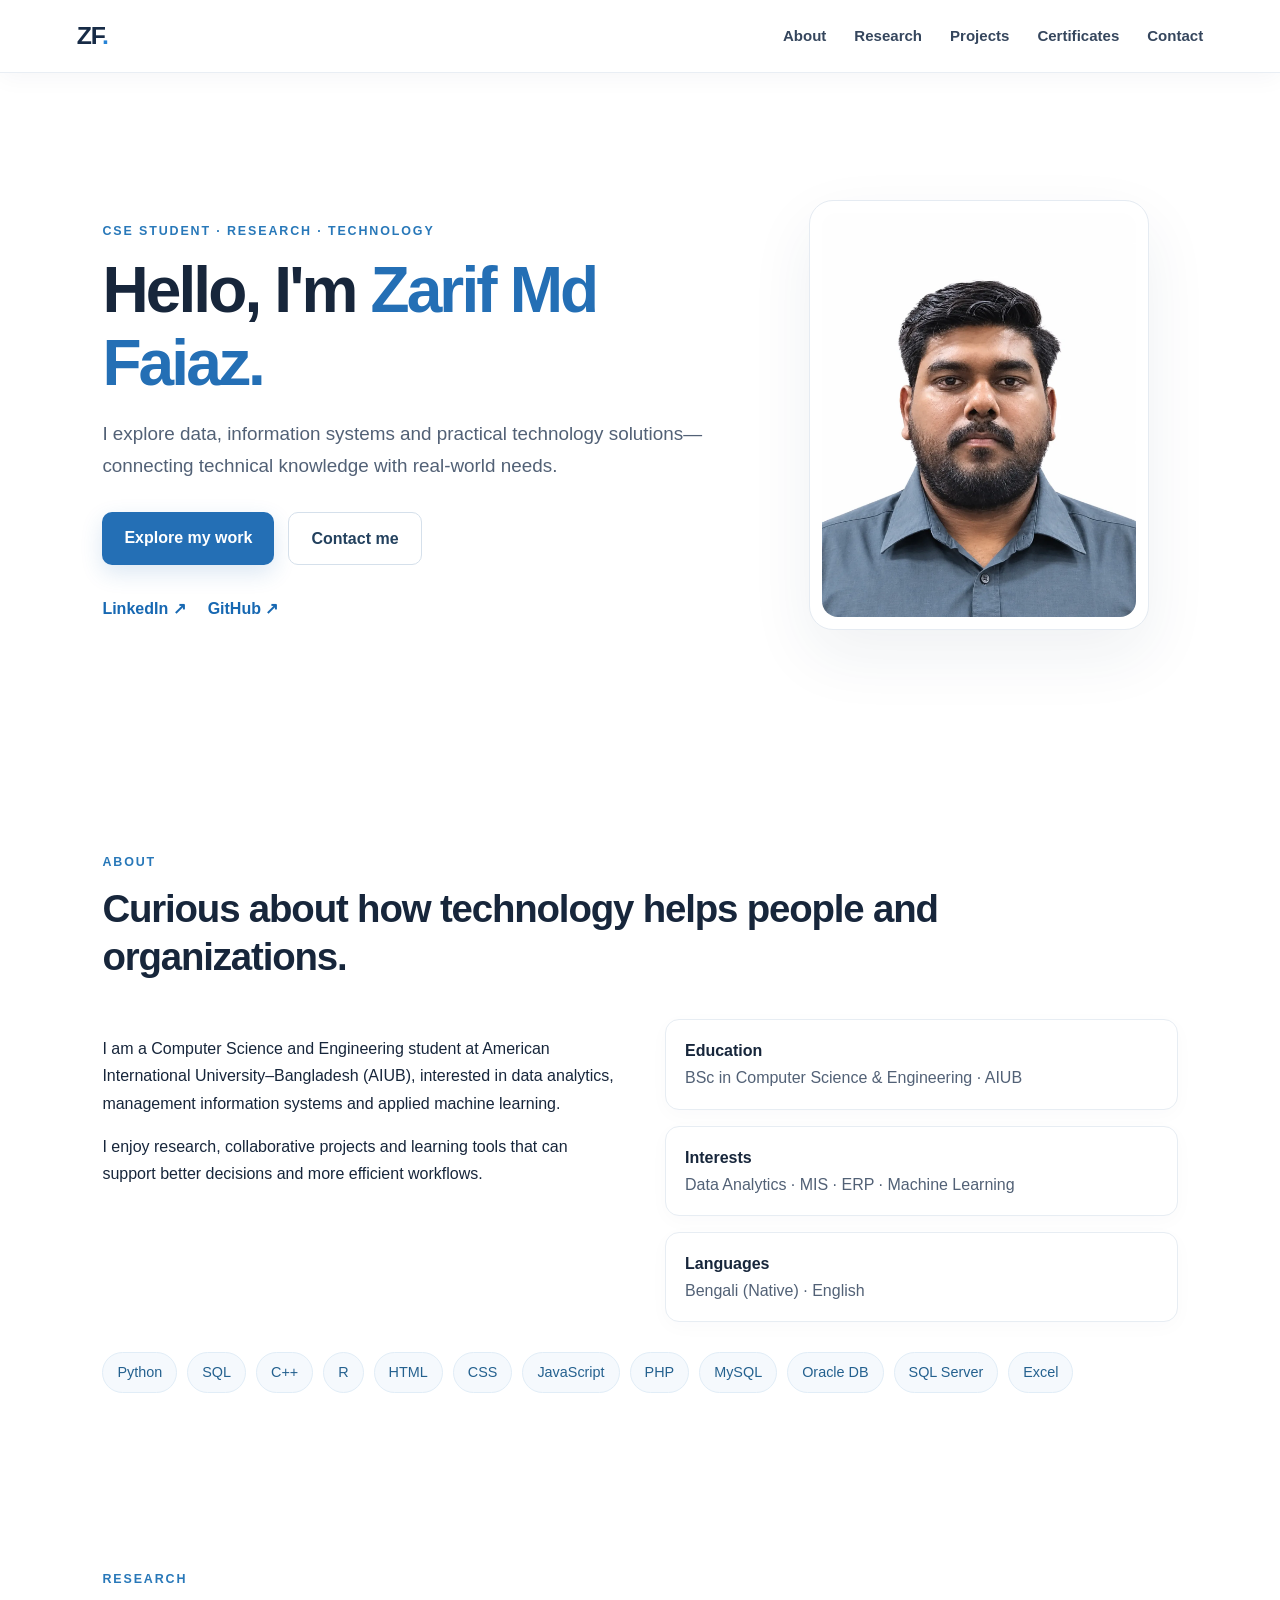
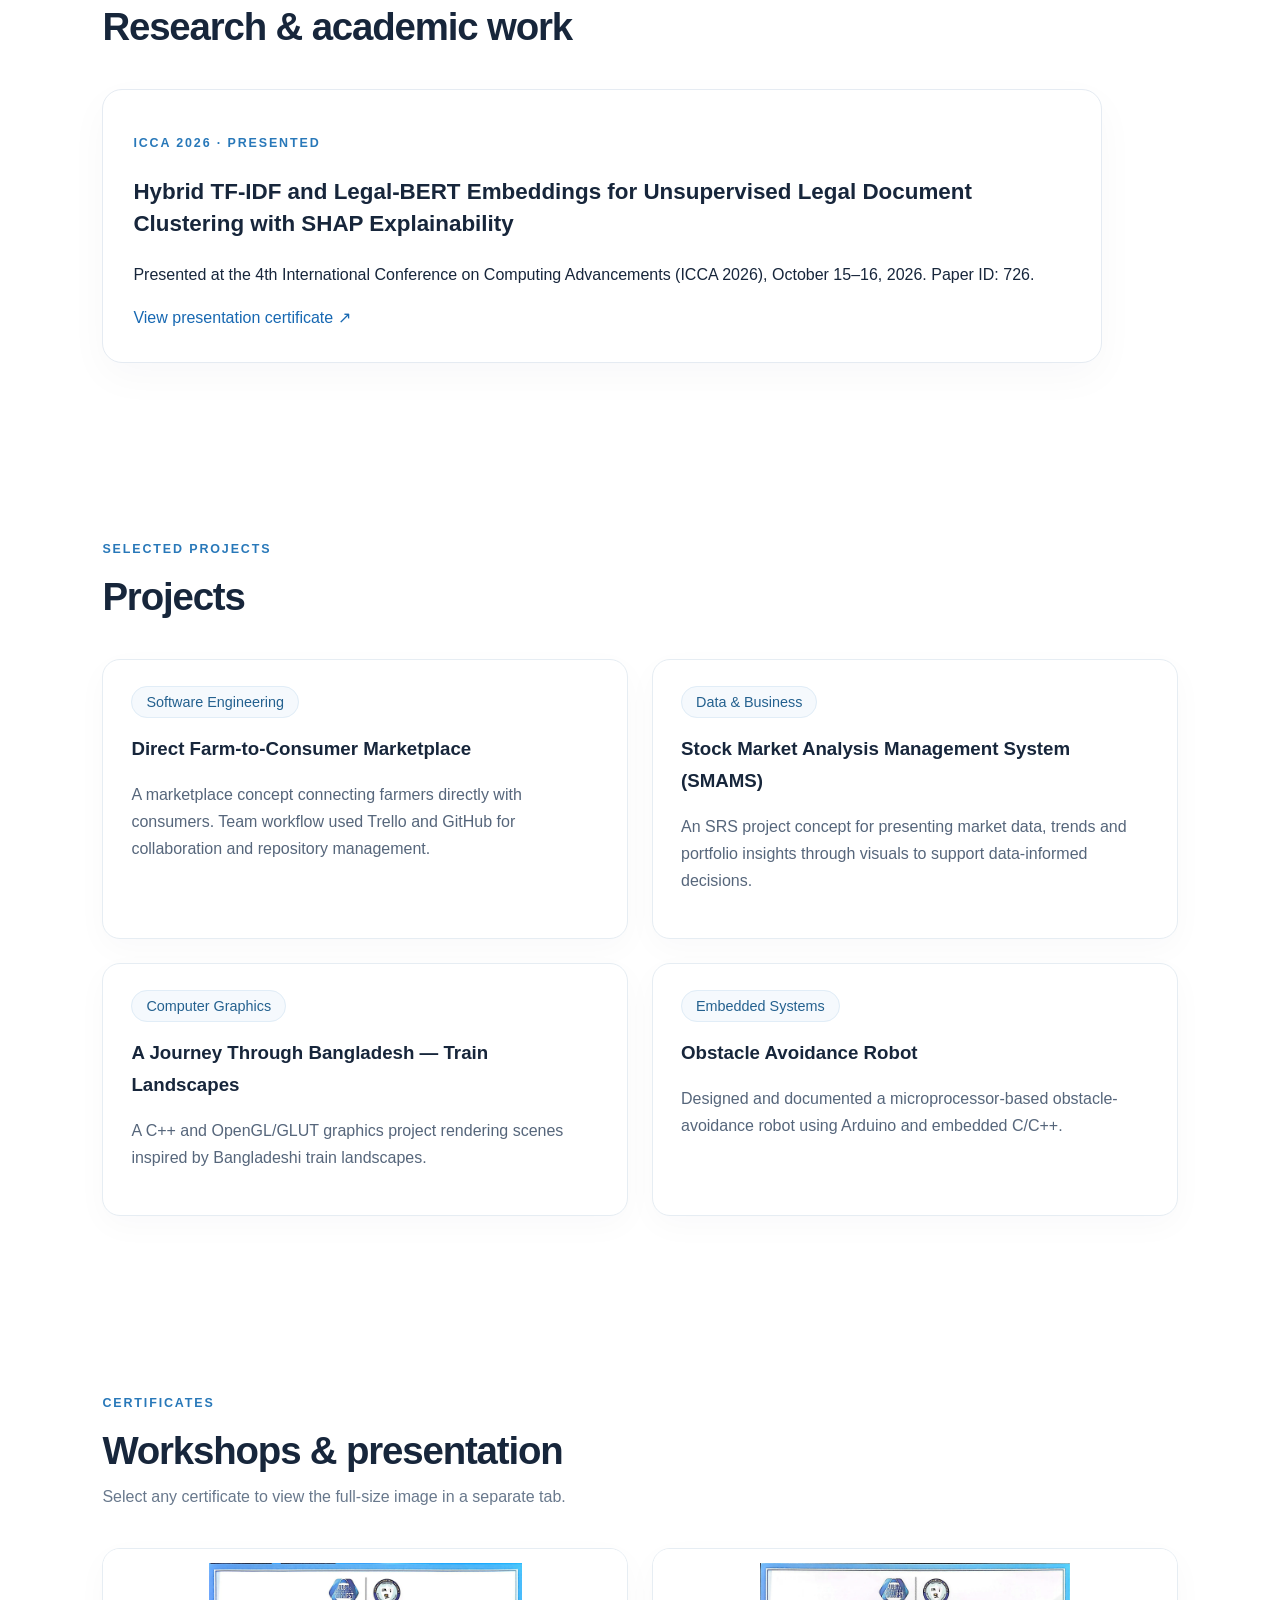
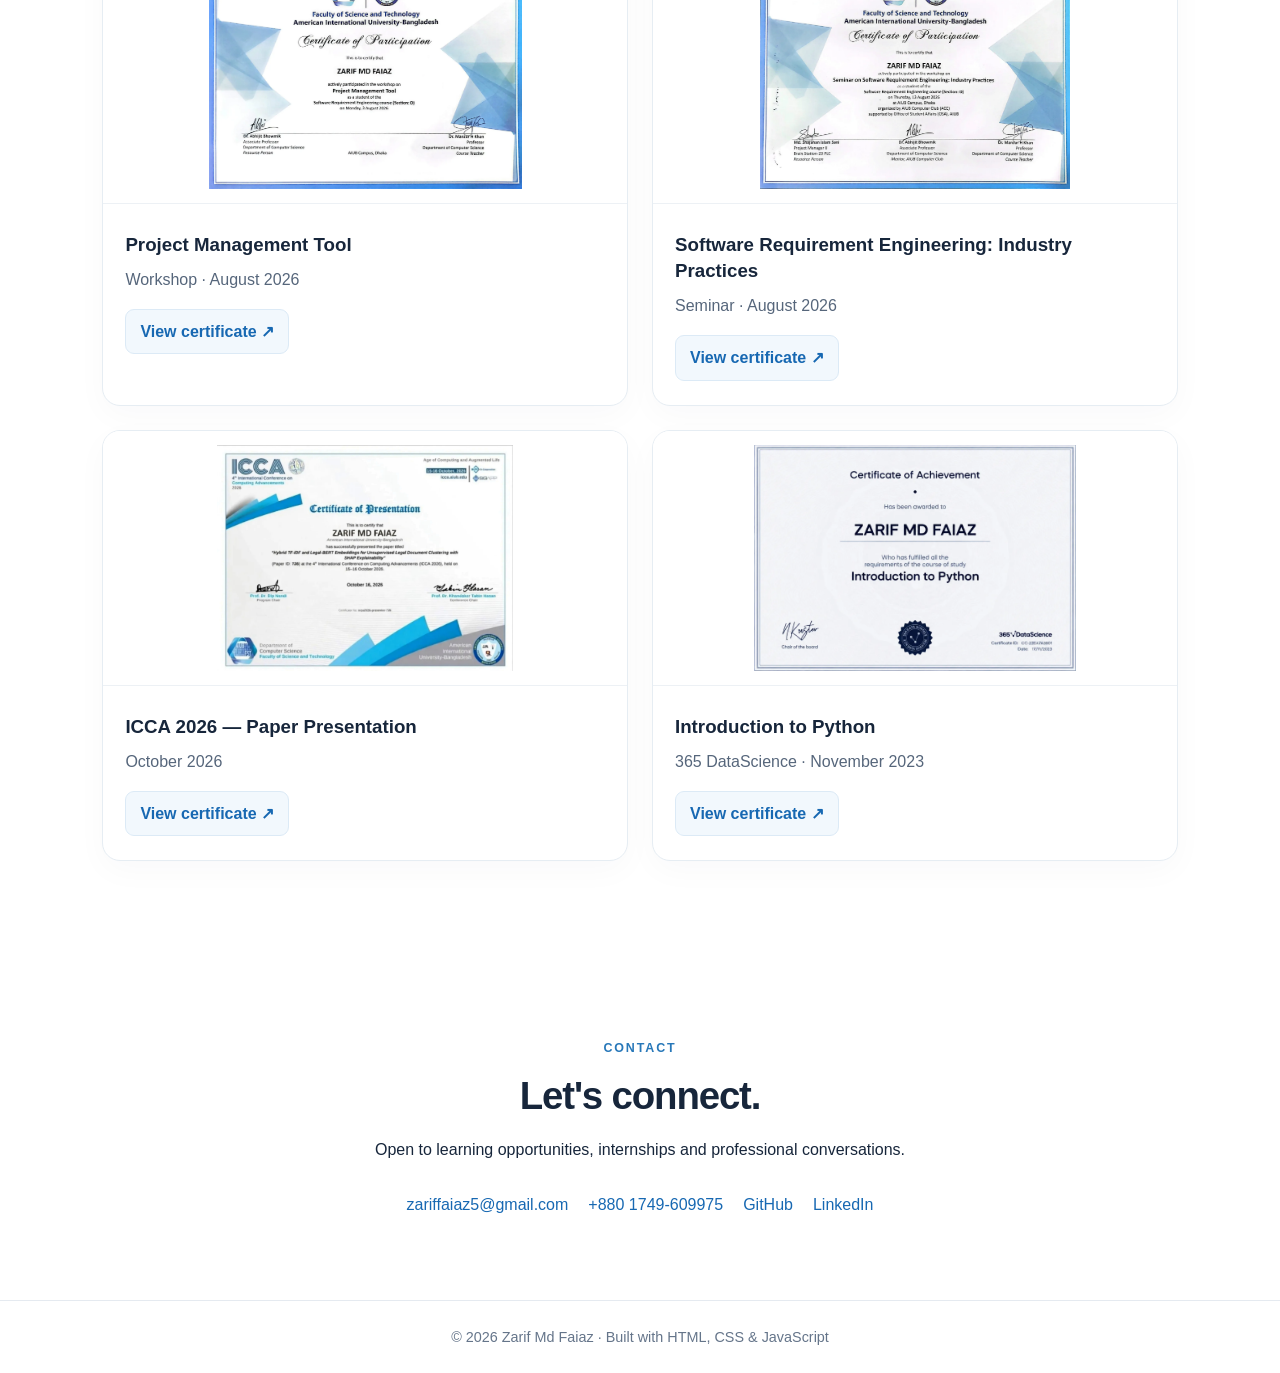
<file: index.html>
<!DOCTYPE html>
<html lang="en">
<head>
<meta charset="UTF-8"><meta name="viewport" content="width=device-width, initial-scale=1.0">
<meta name="description" content="Portfolio of Zarif Md Faiaz, CSE student, researcher, and aspiring data and information systems professional.">
<title>Zarif Md Faiaz | Portfolio</title><link rel="stylesheet" href="style.css">
</head><body>
<header class="nav"><a class="brand" href="#home">ZF<span>.</span></a><button id="menu" aria-label="Toggle menu">☰</button><nav id="links"><a href="#about">About</a><a href="#research">Research</a><a href="#projects">Projects</a><a href="#certificates">Certificates</a><a href="#contact">Contact</a></nav></header>
<main>
<section id="home" class="hero"><div class="hero-copy"><p class="eyebrow">CSE STUDENT · RESEARCH · TECHNOLOGY</p><h1>Hello, I'm <span>Zarif Md Faiaz.</span></h1><p class="lead">I explore data, information systems and practical technology solutions—connecting technical knowledge with real-world needs.</p><div class="actions"><a class="btn" href="#projects">Explore my work</a><a class="btn secondary" href="#contact">Contact me</a></div><div class="social"><a href="https://www.linkedin.com/in/zarif-md-faiaz-3424a5404/" target="_blank" rel="noopener">LinkedIn ↗</a><a href="https://github.com/zarifmdfaiaz" target="_blank" rel="noopener">GitHub ↗</a></div></div><div class="portrait-wrap"><img src="assets/profile.png" alt="Portrait of Zarif Md Faiaz"></div></section>
<section id="about" class="section"><div class="section-heading"><p class="eyebrow">ABOUT</p><h2>Curious about how technology helps people and organizations.</h2></div><div class="about-grid"><div><p>I am a Computer Science and Engineering student at American International University–Bangladesh (AIUB), interested in data analytics, management information systems and applied machine learning.</p><p>I enjoy research, collaborative projects and learning tools that can support better decisions and more efficient workflows.</p></div><div class="facts"><div><b>Education</b><span>BSc in Computer Science & Engineering · AIUB</span></div><div><b>Interests</b><span>Data Analytics · MIS · ERP · Machine Learning</span></div><div><b>Languages</b><span>Bengali (Native) · English</span></div></div></div><div class="skills"><span>Python</span><span>SQL</span><span>C++</span><span>R</span><span>HTML</span><span>CSS</span><span>JavaScript</span><span>PHP</span><span>MySQL</span><span>Oracle DB</span><span>SQL Server</span><span>Excel</span></div></section>
<section id="research" class="section"><div class="section-heading"><p class="eyebrow">RESEARCH</p><h2>Research & academic work</h2></div><article class="research-card"><p class="eyebrow">ICCA 2026 · PRESENTED</p><h3>Hybrid TF-IDF and Legal-BERT Embeddings for Unsupervised Legal Document Clustering with SHAP Explainability</h3><p>Presented at the 4th International Conference on Computing Advancements (ICCA 2026), October 15–16, 2026. Paper ID: 726.</p><a href="certificate-3.html" target="_blank" rel="noopener">View presentation certificate ↗</a></article></section>
<section id="projects" class="section"><div class="section-heading"><p class="eyebrow">SELECTED PROJECTS</p><h2>Projects</h2></div><div class="project-grid">
<article class="project"><span class="tag">Software Engineering</span><h3>Direct Farm-to-Consumer Marketplace</h3><p>A marketplace concept connecting farmers directly with consumers. Team workflow used Trello and GitHub for collaboration and repository management.</p></article>
<article class="project"><span class="tag">Data & Business</span><h3>Stock Market Analysis Management System (SMAMS)</h3><p>An SRS project concept for presenting market data, trends and portfolio insights through visuals to support data-informed decisions.</p></article>
<article class="project"><span class="tag">Computer Graphics</span><h3>A Journey Through Bangladesh — Train Landscapes</h3><p>A C++ and OpenGL/GLUT graphics project rendering scenes inspired by Bangladeshi train landscapes.</p></article>
<article class="project"><span class="tag">Embedded Systems</span><h3>Obstacle Avoidance Robot</h3><p>Designed and documented a microprocessor-based obstacle-avoidance robot using Arduino and embedded C/C++.</p></article>
</div></section>
<section id="certificates" class="section"><div class="section-heading"><p class="eyebrow">CERTIFICATES</p><h2>Workshops & presentation</h2><p class="section-subtitle">Select any certificate to view the full-size image in a separate tab.</p></div><div class="cert-grid">
<article class="cert"><img src="assets/project-management-certificate.jpg" alt="Project Management Tool participation certificate"><div class="cert-body"><h3>Project Management Tool</h3><p>Workshop · August 2026</p><a class="cert-link" href="certificate-1.html" target="_blank" rel="noopener">View certificate ↗</a></div></article>
<article class="cert"><img src="assets/sre-industry-certificate.jpg" alt="Software Requirement Engineering Industry Practices certificate"><div class="cert-body"><h3>Software Requirement Engineering: Industry Practices</h3><p>Seminar · August 2026</p><a class="cert-link" href="certificate-2.html" target="_blank" rel="noopener">View certificate ↗</a></div></article>
<article class="cert"><img src="assets/icca-certificate-enhanced.jpg" alt="ICCA 2026 presentation certificate"><div class="cert-body"><h3>ICCA 2026 — Paper Presentation</h3><p>October 2026</p><a class="cert-link" href="assets/icca-certificate-enhanced.jpg" target="_blank" rel="noopener">View certificate ↗</a></div></article>
<article class="cert"><img src="assets/python-365datascience-certificate.png" alt="365 DataScience Introduction to Python certificate"><div class="cert-body"><h3>Introduction to Python</h3><p>365 DataScience · November 2023</p><a class="cert-link" href="certificate-4.html" target="_blank" rel="noopener">View certificate ↗</a></div></article>
</div></section>
<section id="contact" class="section contact"><p class="eyebrow">CONTACT</p><h2>Let's connect.</h2><p>Open to learning opportunities, internships and professional conversations.</p><div class="contact-links"><a href="mailto:zariffaiaz5@gmail.com">zariffaiaz5@gmail.com</a><a href="tel:+8801749609975">+880 1749-609975</a><a href="https://github.com/zarifmdfaiaz" target="_blank" rel="noopener">GitHub</a><a href="https://www.linkedin.com/in/zarif-md-faiaz-3424a5404/" target="_blank" rel="noopener">LinkedIn</a></div></section>
</main><footer>© <span id="year"></span> Zarif Md Faiaz · Built with HTML, CSS & JavaScript</footer><script src="script.js"></script></body></html>
</file>
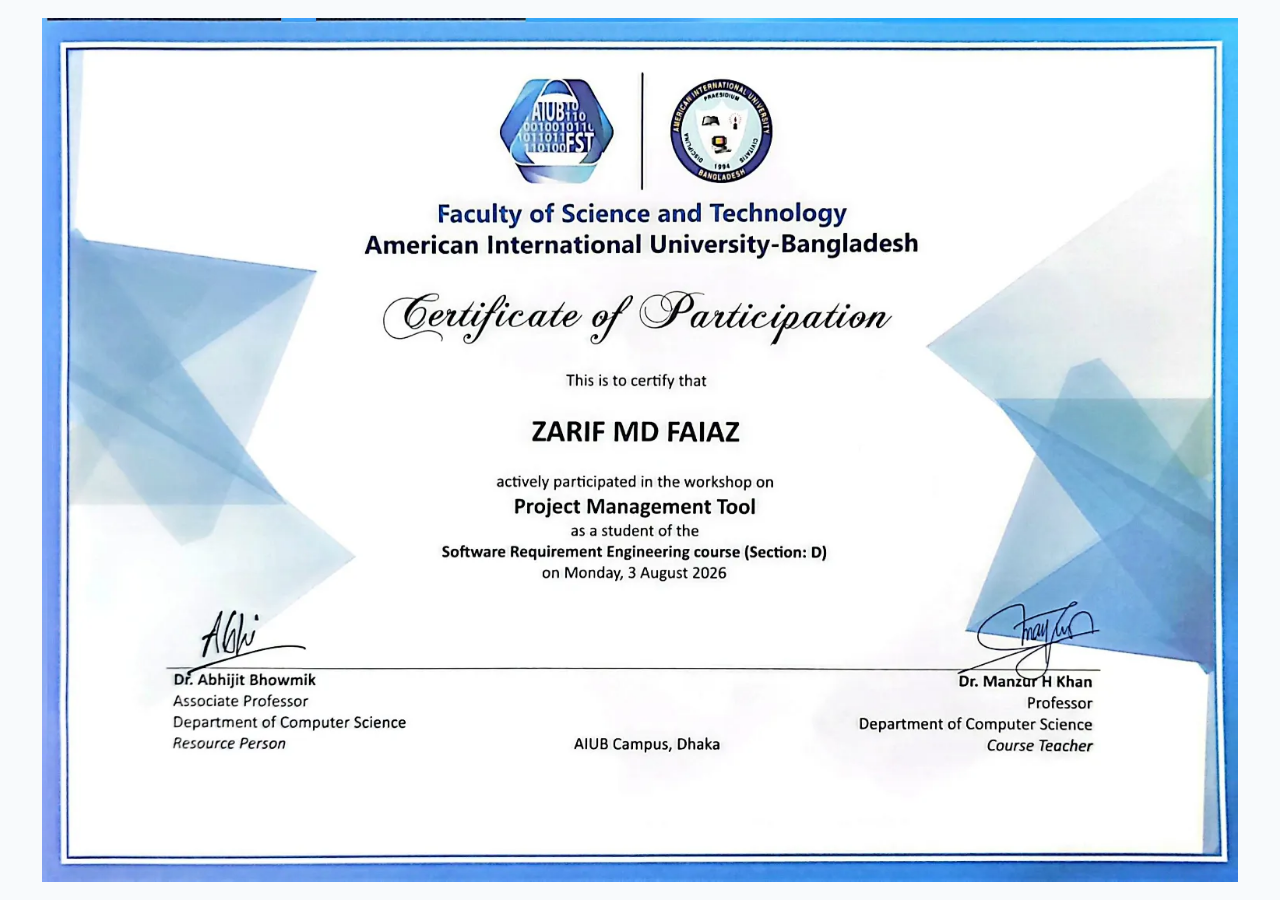
<file: certificate-1.html>
<!doctype html><html><head><meta charset="utf-8"><title>Project Management Tool | Zarif Md Faiaz</title><meta name="viewport" content="width=device-width,initial-scale=1"><style>body{margin:0;background:#f8fafc;font-family:Arial,sans-serif;min-height:100vh;display:flex;align-items:center;justify-content:center}img{max-width:96vw;max-height:96vh;object-fit:contain}</style></head><body><img src="assets/project-management-certificate.jpg" alt="Project Management Tool"></body></html>
</file>
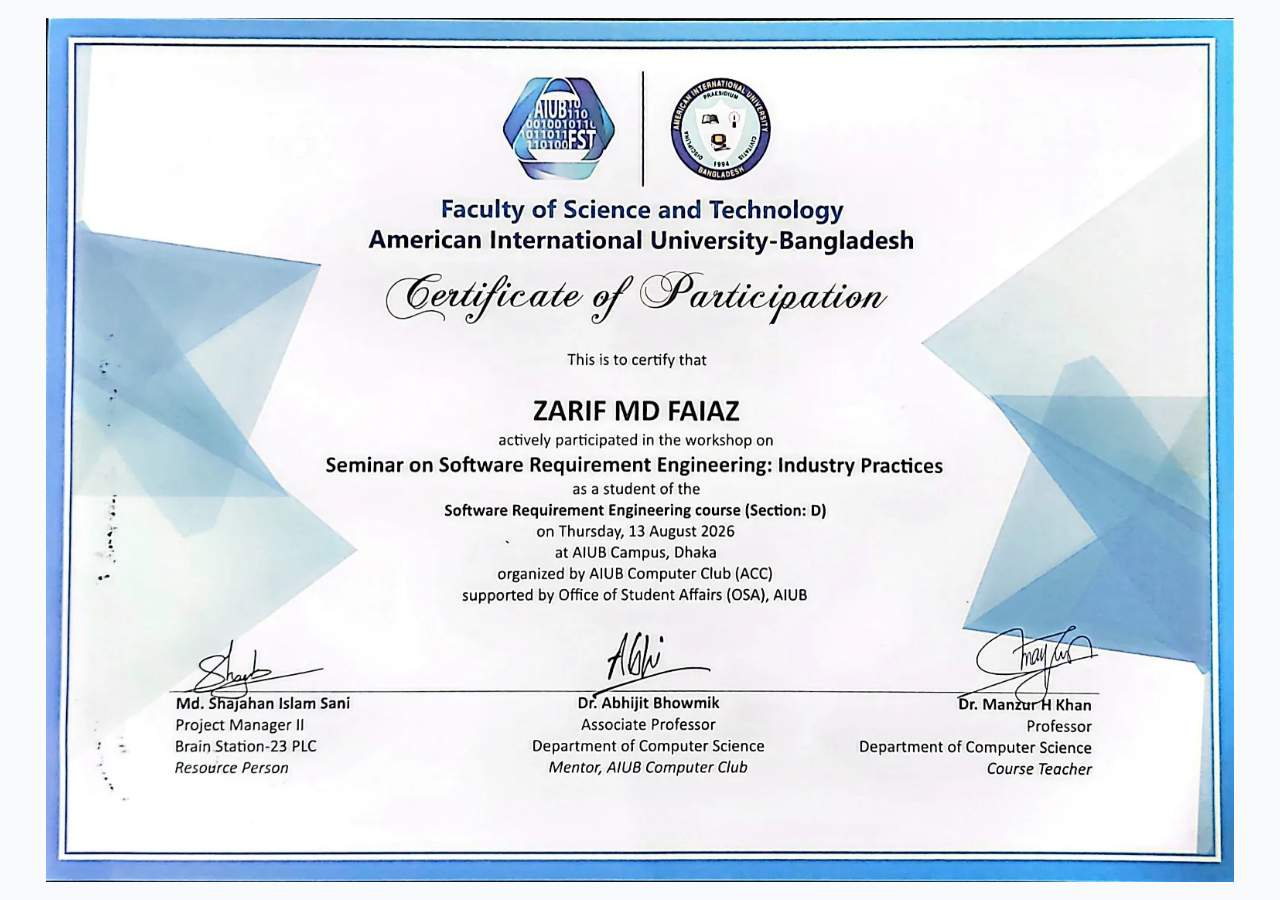
<file: certificate-2.html>
<!doctype html><html><head><meta charset="utf-8"><title>Software Requirement Engineering: Industry Practices | Zarif Md Faiaz</title><meta name="viewport" content="width=device-width,initial-scale=1"><style>body{margin:0;background:#f8fafc;font-family:Arial,sans-serif;min-height:100vh;display:flex;align-items:center;justify-content:center}img{max-width:96vw;max-height:96vh;object-fit:contain}</style></head><body><img src="assets/sre-industry-certificate.jpg" alt="Software Requirement Engineering: Industry Practices"></body></html>
</file>
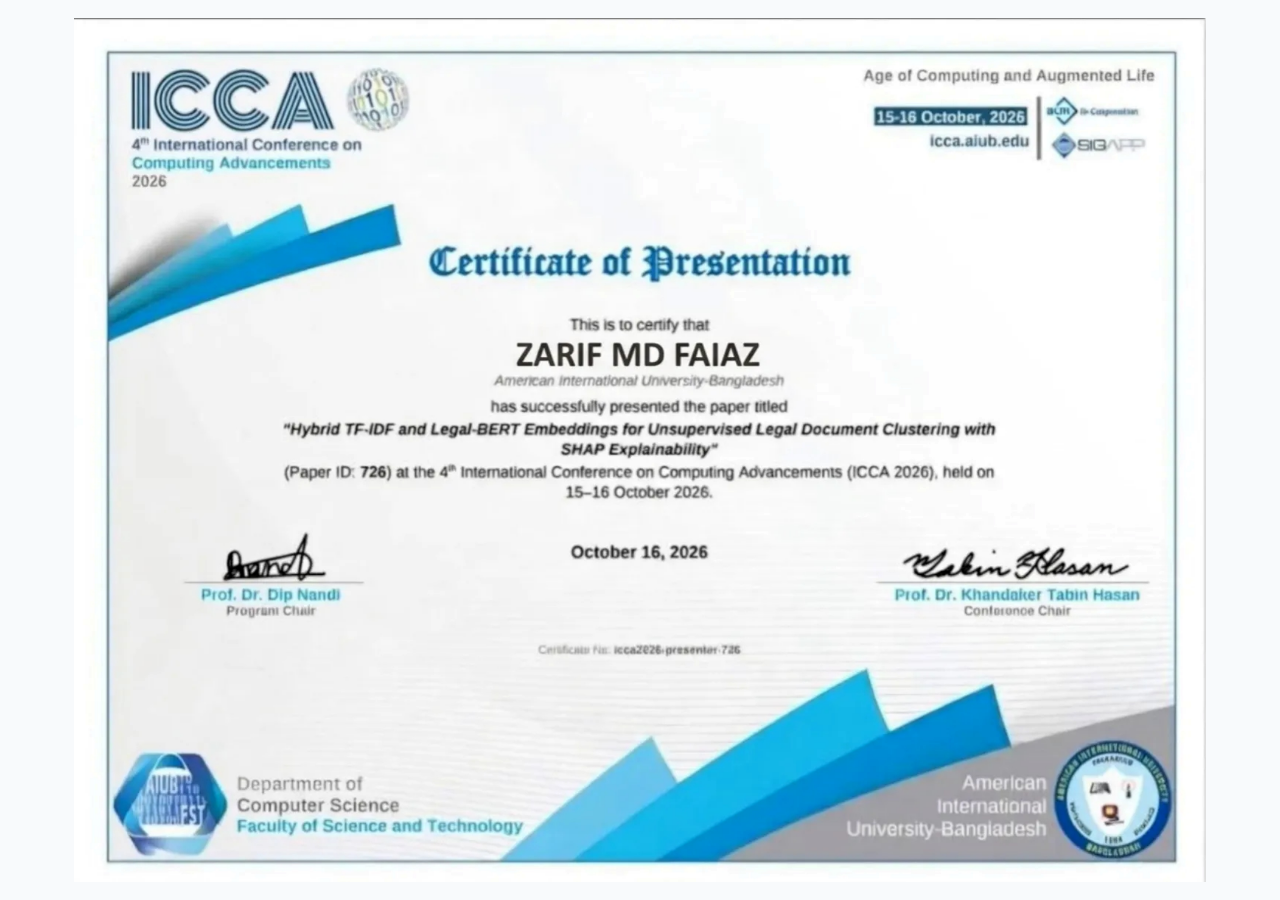
<file: certificate-3.html>
<!doctype html><html><head><meta charset="utf-8"><title>ICCA 2026 Paper Presentation | Zarif Md Faiaz</title><meta name="viewport" content="width=device-width,initial-scale=1"><style>body{margin:0;background:#f8fafc;font-family:Arial,sans-serif;min-height:100vh;display:flex;align-items:center;justify-content:center}img{max-width:96vw;max-height:96vh;object-fit:contain}</style></head><body><img src="assets/icca-certificate-enhanced.jpg" alt="ICCA 2026 Paper Presentation"></body></html>
</file>
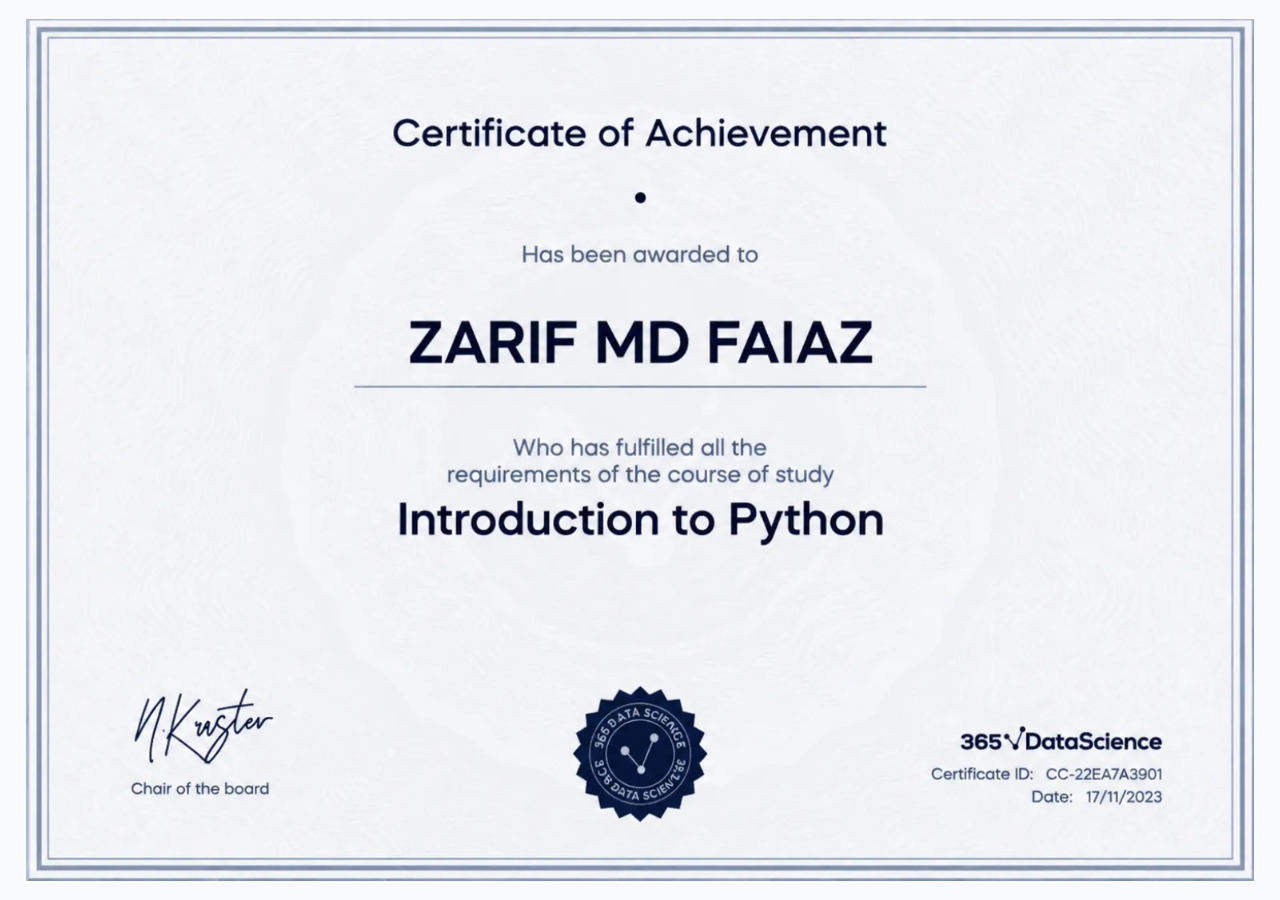
<file: certificate-4.html>
<!doctype html><html><head><meta charset="utf-8"><title>Introduction to Python | Zarif Md Faiaz</title><meta name="viewport" content="width=device-width,initial-scale=1"><style>body{margin:0;background:#f8fafc;font-family:Arial,sans-serif;min-height:100vh;display:flex;align-items:center;justify-content:center}img{max-width:96vw;max-height:96vh;object-fit:contain}</style></head><body><img src="assets/python-365datascience-certificate.png" alt="Introduction to Python"></body></html>
</file>
<file: style.css>
*{box-sizing:border-box}html{scroll-behavior:smooth;scroll-padding-top:85px}body{margin:0;background:#fff;color:#17263b;font-family:Inter,"Segoe UI",Arial,sans-serif;line-height:1.7}a{color:#1768b2;text-decoration:none;transition:color .2s}a:hover{color:#10477c;text-decoration:underline}.nav{position:sticky;top:0;z-index:10;display:flex;align-items:center;justify-content:space-between;padding:15px max(6vw,24px);background:#fff;border-bottom:1px solid #e9eef4;box-shadow:0 5px 24px #0c24400a}.brand{font-weight:850;font-size:1.55rem;color:#172b46;letter-spacing:-.05em}.brand span{color:#2683d6}.nav nav{display:flex;gap:28px}.nav nav a{color:#35465d;font-size:.94rem;font-weight:600}#menu{display:none;background:none;color:#172b46;border:0;font-size:1.5rem}.hero{min-height:76vh;padding:82px 8vw;display:grid;grid-template-columns:1.25fr .8fr;align-items:center;gap:55px;background:#fff}.hero-copy{max-width:760px}.hero h1{font-size:clamp(2.6rem,5vw,4.6rem);line-height:1.13;margin:12px 0;letter-spacing:-.045em}.hero h1 span{color:#246fb5}.lead{max-width:660px;font-size:1.18rem;color:#526176}.eyebrow{letter-spacing:.15em;font-size:.78rem;font-weight:750;color:#2878b9}.actions{display:flex;gap:14px;margin:30px 0}.btn{background:#246fb5;color:#fff;padding:12px 22px;border-radius:10px;font-weight:700;box-shadow:0 8px 22px #246fb52a}.btn:hover{color:#fff;background:#164f87;text-decoration:none;transform:translateY(-1px)}.btn.secondary{background:#fff;border:1px solid #d5e0eb;color:#23415e;box-shadow:none}.social{display:flex;gap:22px;margin-top:22px;font-weight:600}.portrait-wrap{justify-self:center;width:min(340px,100%);padding:12px;border:1px solid #e5ebf2;border-radius:24px;background:white;box-shadow:0 25px 65px #233e5b12}.portrait-wrap img{width:100%;display:block;border-radius:16px}.section{padding:82px 8vw;background:#fff}.section-heading{max-width:850px;margin-bottom:38px}.section h2{font-size:clamp(1.9rem,3vw,2.7rem);line-height:1.25;margin:5px 0;letter-spacing:-.03em}.section-subtitle{color:#68788c;margin-top:8px}.about-grid{display:grid;grid-template-columns:1fr 1fr;gap:50px}.facts{display:grid;gap:16px}.facts div{padding:17px 19px;border:1px solid #e7edf3;border-radius:14px;display:grid;background:#fff;box-shadow:0 5px 20px #172b4606}.facts span{color:#526176}.skills{display:flex;flex-wrap:wrap;gap:10px;margin-top:30px}.skills span,.tag{background:#f5f9fd;border:1px solid #e1edf7;border-radius:999px;padding:7px 14px;font-size:.9rem;color:#24618f}.research-card{padding:30px;border:1px solid #e5ebf2;border-radius:20px;background:#fff;max-width:1000px;box-shadow:0 14px 40px #142d4608}.research-card h3{font-size:1.4rem;line-height:1.4}.project-grid,.cert-grid{display:grid;grid-template-columns:repeat(2,1fr);gap:24px}.project{padding:28px;border:1px solid #e6edf3;border-radius:18px;background:#fff;box-shadow:0 10px 32px #142d4607;transition:transform .2s,box-shadow .2s}.project:hover,.cert:hover{transform:translateY(-3px);box-shadow:0 16px 42px #142d4610}.project h3{margin:18px 0 8px}.project p,.cert p{color:#56667b}.cert{border:1px solid #e6edf3;border-radius:18px;overflow:hidden;background:#fff;box-shadow:0 10px 32px #142d4607;transition:transform .2s,box-shadow .2s}.cert img{width:100%;height:255px;object-fit:contain;background:#fff;padding:14px;border-bottom:1px solid #edf1f5}.cert-body{padding:20px 22px 24px}.cert h3,.cert p{margin:0 0 8px}.cert h3{line-height:1.4}.cert-link{display:inline-flex;margin-top:8px;font-weight:750;padding:8px 14px;border-radius:9px;background:#f2f8fd;border:1px solid #dceaf6}.contact{text-align:center}.contact-links{display:flex;flex-wrap:wrap;justify-content:center;gap:20px;margin-top:28px}footer{text-align:center;padding:24px;color:#65758a;border-top:1px solid #e5eaf0;font-size:.9rem;background:#fff}@media(max-width:760px){.nav nav{display:none;position:absolute;top:65px;left:0;right:0;background:#fff;padding:20px;flex-direction:column;gap:15px;box-shadow:0 8px 20px #142d4615}.nav nav.open{display:flex}#menu{display:block}.hero{grid-template-columns:1fr;padding-top:55px;gap:35px}.portrait-wrap{width:min(270px,80%)}.about-grid,.project-grid,.cert-grid{grid-template-columns:1fr}.section{padding:62px 7vw}.hero{padding-left:7vw;padding-right:7vw}.actions{flex-wrap:wrap}.cert img{height:230px}}
</file>
